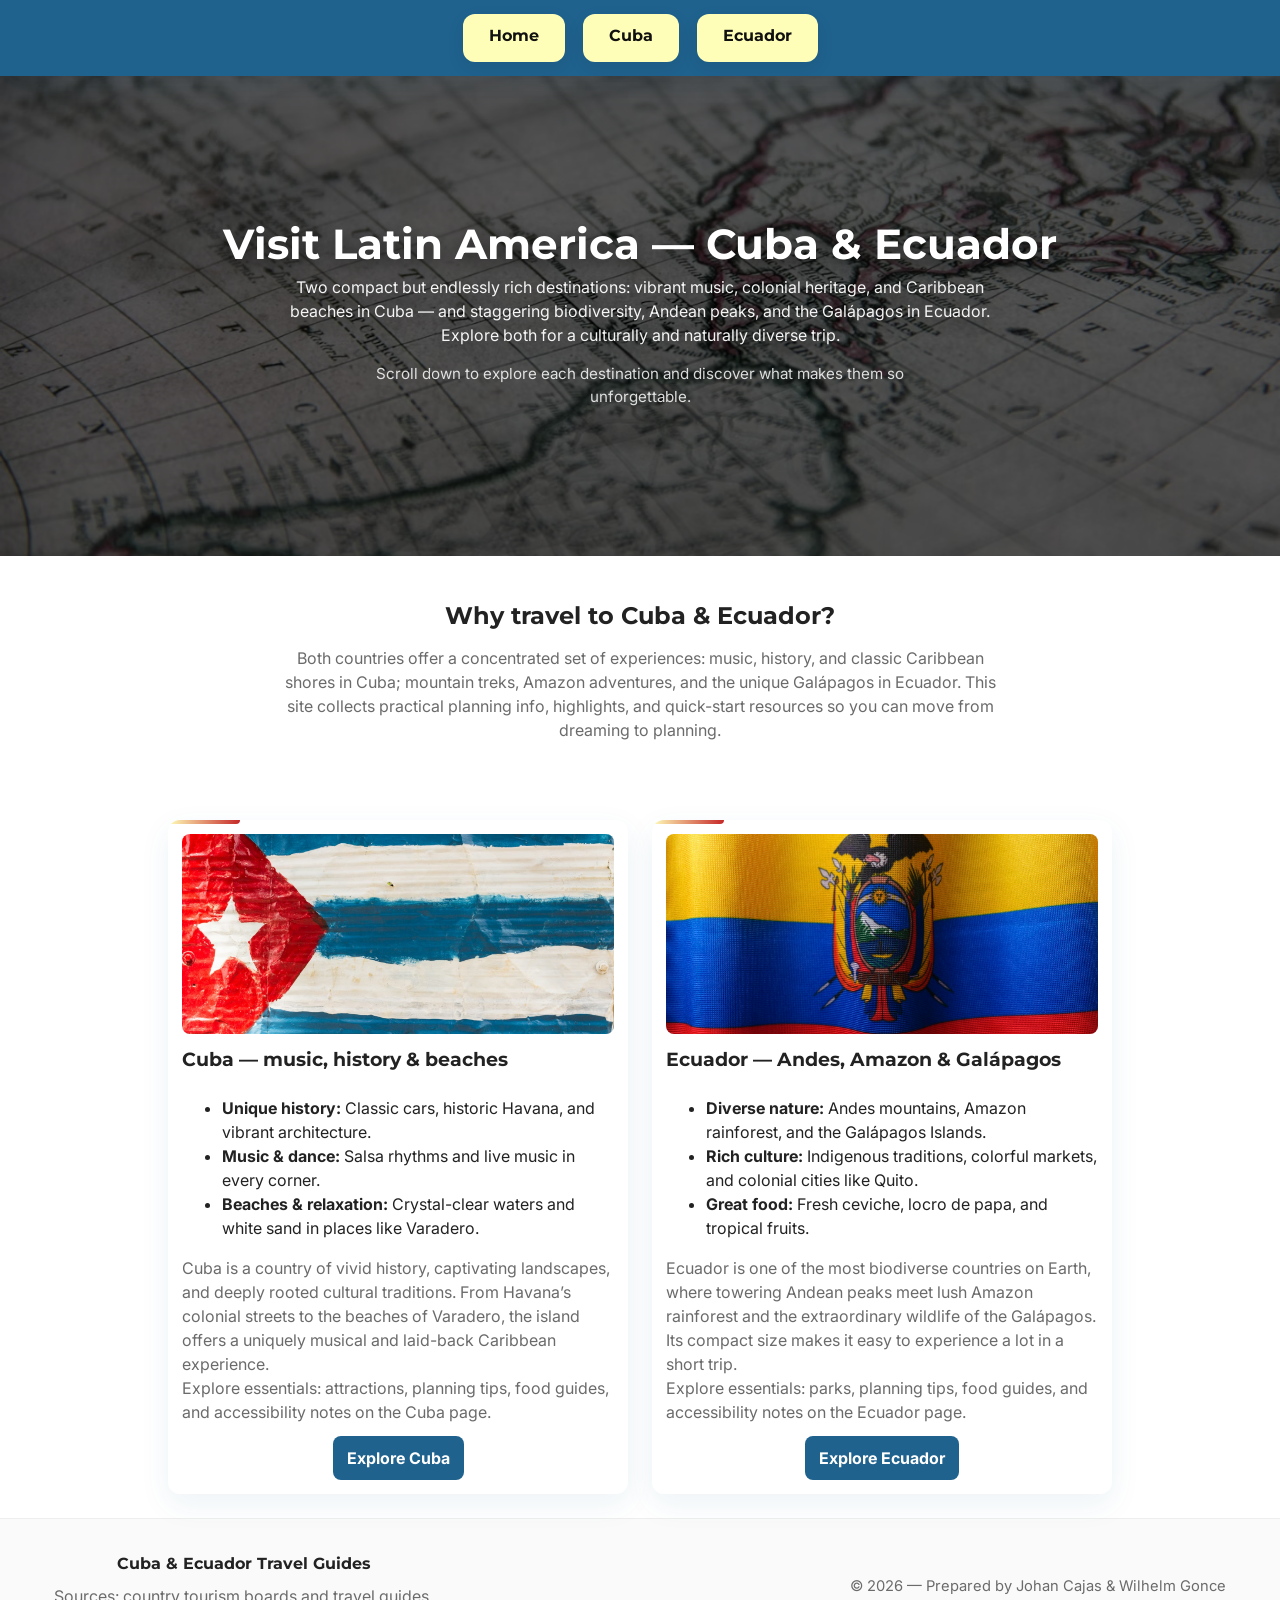
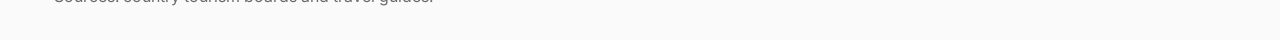
<file: index.html>
<!doctype html>
<html lang="en">
  <head>
    <meta charset="utf-8" />
    <meta name="viewport" content="width=device-width,initial-scale=1" />
    <title>Visit Latin America — Cuba & Ecuador</title>
    <meta
      name="description"
      content="Landing page for travel guides to Cuba and Ecuador — highlights, reasons to visit, and quick links."
    />
    <link
      href="https://fonts.googleapis.com/css2?family=Montserrat:wght@600;700&family=Inter:wght@400;600&display=swap"
      rel="stylesheet"
    />
    <style>
      /* THEME: edit here to update colors site-wide */
      :root {
        --blue: #1f628e; /* header & main accent */
        --blue-dark: #0c6980;
        --blue-light: rgba(31, 98, 142, 0.12);

        --red: #c62828; /* hover / secondary accent */
        --yellow: #fffeb8; /* button highlight */

        --bg: #ffffff;
        --text: #222222;
        --muted: #6b6b6b;

        --radius: 12px;
        --content-max: 1200px;
        --shadow-blue: 0 10px 30px rgba(31, 98, 142, 0.08);
        --shadow-red: 0 10px 30px rgba(198, 40, 40, 0.06);
      }

      /* Reset & base */
      * {
        box-sizing: border-box;
      }
      html,
      body {
        height: 100%;
      }
      body {
        margin: 0;
        font-family:
          Inter,
          system-ui,
          -apple-system,
          "Segoe UI",
          Roboto,
          Arial;
        color: var(--text);
        background: var(--bg);
        -webkit-font-smoothing: antialiased;
        -moz-osx-font-smoothing: grayscale;
        line-height: 1.5;
      }
      a {
        color: var(--blue);
        text-decoration: none;
      }
      a:focus {
        outline: 3px solid rgba(0, 0, 0, 0.08);
        outline-offset: 3px;
      }

      .page-wide {
        width: 100%;
      }
      .content {
        max-width: var(--content-max);
        margin: 0 auto;
        padding: 14px;
      }

      .skip {
        position: absolute;
        left: -999px;
      }
      .skip:focus {
        left: 0.75rem;
        top: 0.75rem;
        padding: 0.45rem 0.6rem;
        background: #000;
        color: #fff;
        border-radius: 6px;
        z-index: 1000;
      }

      /* Header (matches country pages) */
      header.page-wide {
        position: sticky;
        top: 0;
        z-index: 20;
        background: var(--blue);
        color: #fff;
        box-shadow: var(--shadow-blue);
      }
      .nav {
        display: flex;
        justify-content: center;
        gap: 18px;
        padding: 14px 8px;
      }
      .nav a {
        display: inline-block;
        padding: 14px 26px;
        border-radius: 12px;
        font-family: Montserrat, sans-serif;
        font-weight: 700;
        color: #111;
        background: var(--yellow);
        transition: all 0.18s ease;
        min-height: 48px;
        line-height: 1;
        box-shadow: 0 6px 18px rgba(0, 0, 0, 0.08);
      }
      .nav a:hover,
      .nav a:focus {
        background: var(--red);
        color: #fff;
        transform: translateY(-3px);
        box-shadow: 0 10px 24px rgba(0, 0, 0, 0.12);
      }

      /* HERO */
      .hero.page-wide {
        position: relative;
        overflow: hidden;
        background: #000;
      }
      .hero-media {
        width: 100%;
        height: 480px;
        object-fit: cover;
        display: block;
        filter: brightness(0.45) saturate(0.95);
      }
      .hero .overlay {
        position: absolute;
        inset: 0;
        display: flex;
        align-items: center;
        justify-content: center;
        padding: 24px;
      }
      .hero .copy {
        max-width: 980px;
        text-align: center;
        color: #fff;
      }
      .hero h1 {
        font-family: Montserrat;
        font-size: clamp(1.8rem, 3.6vw, 2.6rem);
        margin: 0 0 8px 0;
        line-height: 1.05;
        text-shadow: 0 6px 18px rgba(0, 0, 0, 0.6);
      }
      .hero p.lead {
        margin: 0;
        color: rgba(255, 255, 255, 0.95);
        font-size: 1rem;
        max-width: 70ch;
        margin-left: auto;
        margin-right: auto;
        text-shadow: 0 6px 18px rgba(0, 0, 0, 0.45);
      }
      .hero .cta {
        margin-top: 14px;
        display: flex;
        gap: 12px;
        justify-content: center;
        flex-wrap: wrap;
      }
      .btn {
        display: inline-block;
        padding: 10px 18px;
        border-radius: 8px;
        background: var(--yellow);
        color: #111;
        font-weight: 700;
        text-decoration: none;
      }

      .hero-note {
        margin: 16px auto 0;
        max-width: 560px;
        font-size: 0.95rem;
        color: rgba(255, 255, 255, 0.88);
        opacity: 0.95;
      }

      .hero::before {
        content: "";
        position: absolute;
        inset: 0;
        background:
          radial-gradient(
            circle at 25% 20%,
            rgba(255, 254, 184, 0.35),
            transparent 55%
          ),
          radial-gradient(
            circle at 75% 80%,
            rgba(198, 40, 40, 0.25),
            transparent 55%
          );
        pointer-events: none;
        mix-blend-mode: screen;
      }

      @media (max-width: 640px) {
        .hero-media {
          height: 340px;
        }
        .hero h1 {
          font-size: 1.4rem;
        }
        .hero p.lead {
          font-size: 0.95rem;
        }
      }

      /* Intro */
      .intro {
        padding: 28px 12px;
        text-align: center;
      }
      .intro h2 {
        font-family: Montserrat;
        margin: 0 0 8px 0;
      }
      .intro p {
        max-width: 72ch;
        margin: 12px auto;
        color: var(--muted);
      }

      /* Country summary cards */
      .cards {
        display: grid;
        grid-template-columns: repeat(auto-fit, minmax(360px, 460px));
        justify-content: center;
        gap: 24px;
        padding: 24px 12px;
      }
      .country-card {
        position: relative;
        background: #fff;
        border-radius: 12px;
        padding: 14px;
        box-shadow: var(--shadow-blue);
        display: flex;
        flex-direction: column;
        overflow: hidden;
        transition:
          transform 0.18s ease,
          box-shadow 0.18s ease;
      }
      .country-card::before {
        content: "";
        position: absolute;
        top: 0;
        left: 0;
        width: 72px;
        height: 4px;
        background: linear-gradient(90deg, var(--yellow), var(--red));
        border-radius: 0 0 6px 0;
      }
      .country-card:hover {
        transform: translateY(-6px);
        box-shadow: 0 18px 40px rgba(0, 0, 0, 0.1);
      }
      .country-img {
        width: 100%;
        height: 200px;
        object-fit: cover;
        border-radius: 8px;
      }
      .country-card h3 {
        margin: 12px 0 6px 0;
        font-family: Montserrat;
      }
      .country-card p {
        margin: 0;
        color: var(--muted);
        flex: 1;
      }
      .country-card .actions {
        margin-top: 12px;
        display: flex;
        gap: 10px;
        align-items: center;
        justify-content: center;
      }
      .link-btn {
        padding: 10px 14px;
        border-radius: 8px;
        background: var(--blue);
        color: #fff;
        font-weight: 700;
        text-decoration: none;
        display: inline-block;
        transition:
          transform 0.18s ease,
          box-shadow 0.18s ease,
          background 0.18s ease;
      }
      .link-btn:hover,
      .link-btn:focus {
        background: var(--red);
        box-shadow: 0 10px 18px rgba(0, 0, 0, 0.14);
        transform: translateY(-2px);
      }

      /* Footer (same style) */
      footer.page-wide {
        background: #fafafa;
        border-top: 1px solid #eee;
        padding: 18px 0;
      }
      footer .content {
        display: flex;
        flex-wrap: wrap;
        justify-content: space-between;
        gap: 12px;
        align-items: center;
      }
      footer small {
        color: var(--muted);
      }

      /* responsive */
      @media (max-width: 860px) {
        .cards {
          grid-template-columns: 1fr;
        }
        .nav {
          gap: 12px;
          padding: 12px;
        }
      }
    </style>
  </head>
  <body>
    <a class="skip" href="#main">Skip to content</a>

    <!-- Header (shared) -->
    <header class="page-wide" role="banner">
      <div class="nav">
        <a href="index.html" aria-current="page">Home</a>
        <a href="cuba.html">Cuba</a>
        <a href="ecuador.html">Ecuador</a>
      </div>
    </header>

    <!-- Hero -->
    <section class="hero page-wide" aria-label="Hero">
      <img
        class="hero-media"
        src="Ecuador/latinamerica.jpg"
        alt="Sunset over coastal town and mountains"
        loading="lazy"
      />
      <div class="overlay">
        <div class="copy content" role="main" id="main">
          <h1>Visit Latin America — Cuba & Ecuador</h1>
          <p class="lead">
            Two compact but endlessly rich destinations: vibrant music, colonial
            heritage, and Caribbean beaches in Cuba — and staggering
            biodiversity, Andean peaks, and the Galápagos in Ecuador. Explore
            both for a culturally and naturally diverse trip.
          </p>
          <p class="hero-note">
            Scroll down to explore each destination and discover what makes them
            so unforgettable.
          </p>
        </div>
      </div>
    </section>

    <!-- short intro -->
    <section class="intro page-wide" aria-labelledby="intro-head">
      <div class="content">
        <h2 id="intro-head">Why travel to Cuba & Ecuador?</h2>
        <p>
          Both countries offer a concentrated set of experiences: music,
          history, and classic Caribbean shores in Cuba; mountain treks, Amazon
          adventures, and the unique Galápagos in Ecuador. This site collects
          practical planning info, highlights, and quick-start resources so you
          can move from dreaming to planning.
        </p>
      </div>
    </section>

    <!-- Country summaries -->
    <section class="cards page-wide" aria-label="Country summaries">
      <article class="country-card content" aria-labelledby="cuba-title">
        <img
          class="country-img"
          src="Cuba/cubaflag.jpg"
          alt="Colorful street in Old Havana"
          loading="lazy"
        />
        <h3 id="cuba-title">Cuba — music, history & beaches</h3>
        <ul>
          <li>
            <strong>Unique history:</strong> Classic cars, historic Havana, and
            vibrant architecture.
          </li>
          <li>
            <strong>Music & dance:</strong> Salsa rhythms and live music in
            every corner.
          </li>
          <li>
            <strong>Beaches & relaxation:</strong> Crystal-clear waters and
            white sand in places like Varadero.
          </li>
        </ul>
        <p>
          Cuba is a country of vivid history, captivating landscapes, and deeply
          rooted cultural traditions. From Havana’s colonial streets to the
          beaches of Varadero, the island offers a uniquely musical and
          laid-back Caribbean experience.
        </p>
        <p>
          Explore essentials: attractions, planning tips, food guides, and
          accessibility notes on the Cuba page.
        </p>
        <div class="actions">
          <a class="link-btn" href="cuba.html">Explore Cuba</a>
        </div>
      </article>

      <article class="country-card content" aria-labelledby="ecuador-title">
        <img
          class="country-img"
          src="Ecuador/ecuadorflag.jpg"
          alt="Andean mountains and colorful market in Ecuador"
          loading="lazy"
        />
        <h3 id="ecuador-title">Ecuador — Andes, Amazon & Galápagos</h3>
        <ul>
          <li>
            <strong>Diverse nature:</strong> Andes mountains, Amazon rainforest,
            and the Galápagos Islands.
          </li>
          <li>
            <strong>Rich culture:</strong> Indigenous traditions, colorful
            markets, and colonial cities like Quito.
          </li>
          <li>
            <strong>Great food:</strong> Fresh ceviche, locro de papa, and
            tropical fruits.
          </li>
        </ul>
        <p>
          Ecuador is one of the most biodiverse countries on Earth, where
          towering Andean peaks meet lush Amazon rainforest and the
          extraordinary wildlife of the Galápagos. Its compact size makes it
          easy to experience a lot in a short trip.
        </p>
        <p>
          Explore essentials: parks, planning tips, food guides, and
          accessibility notes on the Ecuador page.
        </p>
        <div class="actions">
          <a class="link-btn" href="ecuador.html">Explore Ecuador</a>
        </div>
      </article>
    </section>

    <!-- Footer (shared) -->
    <footer class="page-wide" role="contentinfo">
      <div class="content">
        <div
          style="
            display: flex;
            flex-direction: column;
            align-items: center;
            gap: 8px;
          "
        >
          <div>
            <strong style="font-family: Montserrat"
              >Cuba & Ecuador Travel Guides</strong
            >
          </div>
          <div style="color: var(--muted); text-align: center">
            Sources: country tourism boards and travel guides.
          </div>
        </div>

        <div
          style="
            margin-top: 12px;
            text-align: center;
            color: var(--muted);
            font-size: 0.92rem;
          "
        >
          © 2026 — Prepared by Johan Cajas &amp; Wilhelm Gonce
        </div>
      </div>
    </footer>
  </body>
</html>
</file>
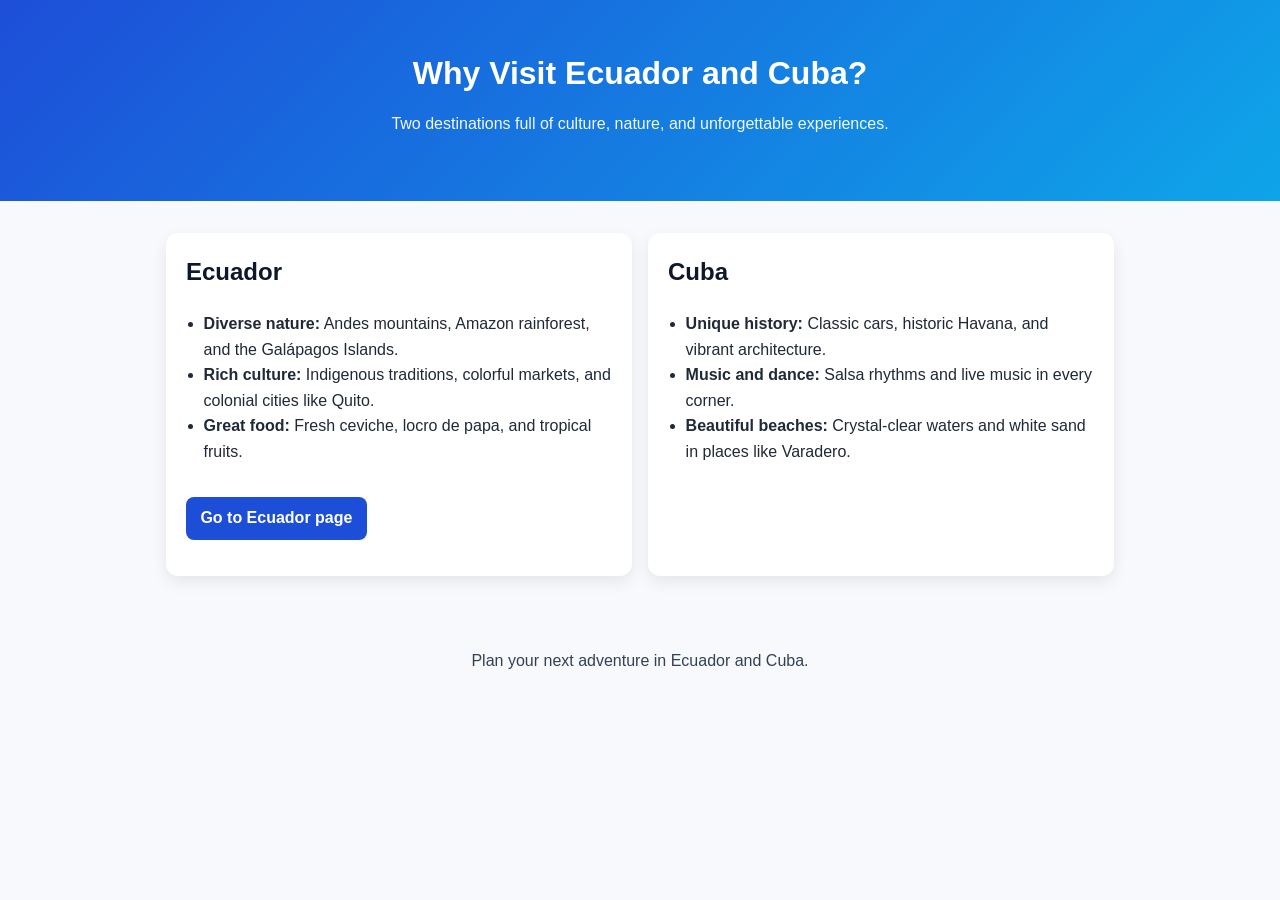
<file: homepage/index.html>
<!DOCTYPE html>
<html lang="en">

<head>
    <meta charset="UTF-8">
    <meta name="viewport" content="width=device-width, initial-scale=1.0">
    <title>Visit Ecuador & Cuba</title>
    <link rel="stylesheet" href="index.css">
</head>

<body>
    <header class="hero">
        <h1>Why Visit Ecuador and Cuba?</h1>
        <p>Two destinations full of culture, nature, and unforgettable experiences.</p>
    </header>

    <main class="container">
        <section class="card">
            <h2>Ecuador</h2>
            <ul>
                <li><strong>Diverse nature:</strong> Andes mountains, Amazon rainforest, and the Galápagos Islands.</li>
                <li><strong>Rich culture:</strong> Indigenous traditions, colorful markets, and colonial cities like
                    Quito.</li>
                <li><strong>Great food:</strong> Fresh ceviche, locro de papa, and tropical fruits.</li>
            </ul>
            <p><a class="page-link" href="../Ecuador/ecuador.html">Go to Ecuador page</a></p>
        </section>

        <section class="card">
            <h2>Cuba</h2>
            <ul>
                <li><strong>Unique history:</strong> Classic cars, historic Havana, and vibrant architecture.</li>
                <li><strong>Music and dance:</strong> Salsa rhythms and live music in every corner.</li>
                <li><strong>Beautiful beaches:</strong> Crystal-clear waters and white sand in places like Varadero.
                </li>
            </ul>
        </section>
    </main>

    <footer>
        <p>Plan your next adventure in Ecuador and Cuba.</p>
    </footer>
</body>

</html>
</file>
<file: homepage/index.css>
:root {
	color-scheme: light;
}

* {
	box-sizing: border-box;
}

body {
	margin: 0;
	font-family: Arial, sans-serif;
	background: #f7f9fc;
	color: #1f2937;
	line-height: 1.6;
}

.hero {
	background: linear-gradient(135deg, #1d4ed8, #0ea5e9);
	color: #ffffff;
	text-align: center;
	padding: 3rem 1rem;
}

.hero h1 {
	margin: 0;
	font-size: 2rem;
}

.hero p {
	margin-top: 0.75rem;
	opacity: 0.95;
}

.container {
	max-width: 980px;
	margin: 2rem auto;
	padding: 0 1rem;
	display: grid;
	gap: 1rem;
	grid-template-columns: repeat(auto-fit, minmax(260px, 1fr));
}

.card {
	background: #ffffff;
	border-radius: 12px;
	padding: 1.25rem;
	box-shadow: 0 6px 16px rgba(0, 0, 0, 0.08);
	transition: transform 0.2s ease, box-shadow 0.2s ease;
}

.card:hover {
	transform: translateY(-3px);
	box-shadow: 0 10px 22px rgba(0, 0, 0, 0.12);
}

.card h2 {
	margin-top: 0;
	color: #0f172a;
}

.card ul {
	margin: 0;
	padding-left: 1.1rem;
}

.page-link {
	display: inline-block;
	margin-top: 1rem;
	padding: 0.55rem 0.9rem;
	background: #1d4ed8;
	color: #ffffff;
	text-decoration: none;
	border-radius: 8px;
	font-weight: 600;
	transition: background-color 0.2s ease, transform 0.2s ease, box-shadow 0.2s ease;
}

.page-link:hover {
	background: #1e40af;
	transform: translateY(-2px);
	box-shadow: 0 8px 14px rgba(30, 64, 175, 0.3);
}

footer {
	text-align: center;
	padding: 1.5rem 1rem 2rem;
	color: #334155;
}
</file>
